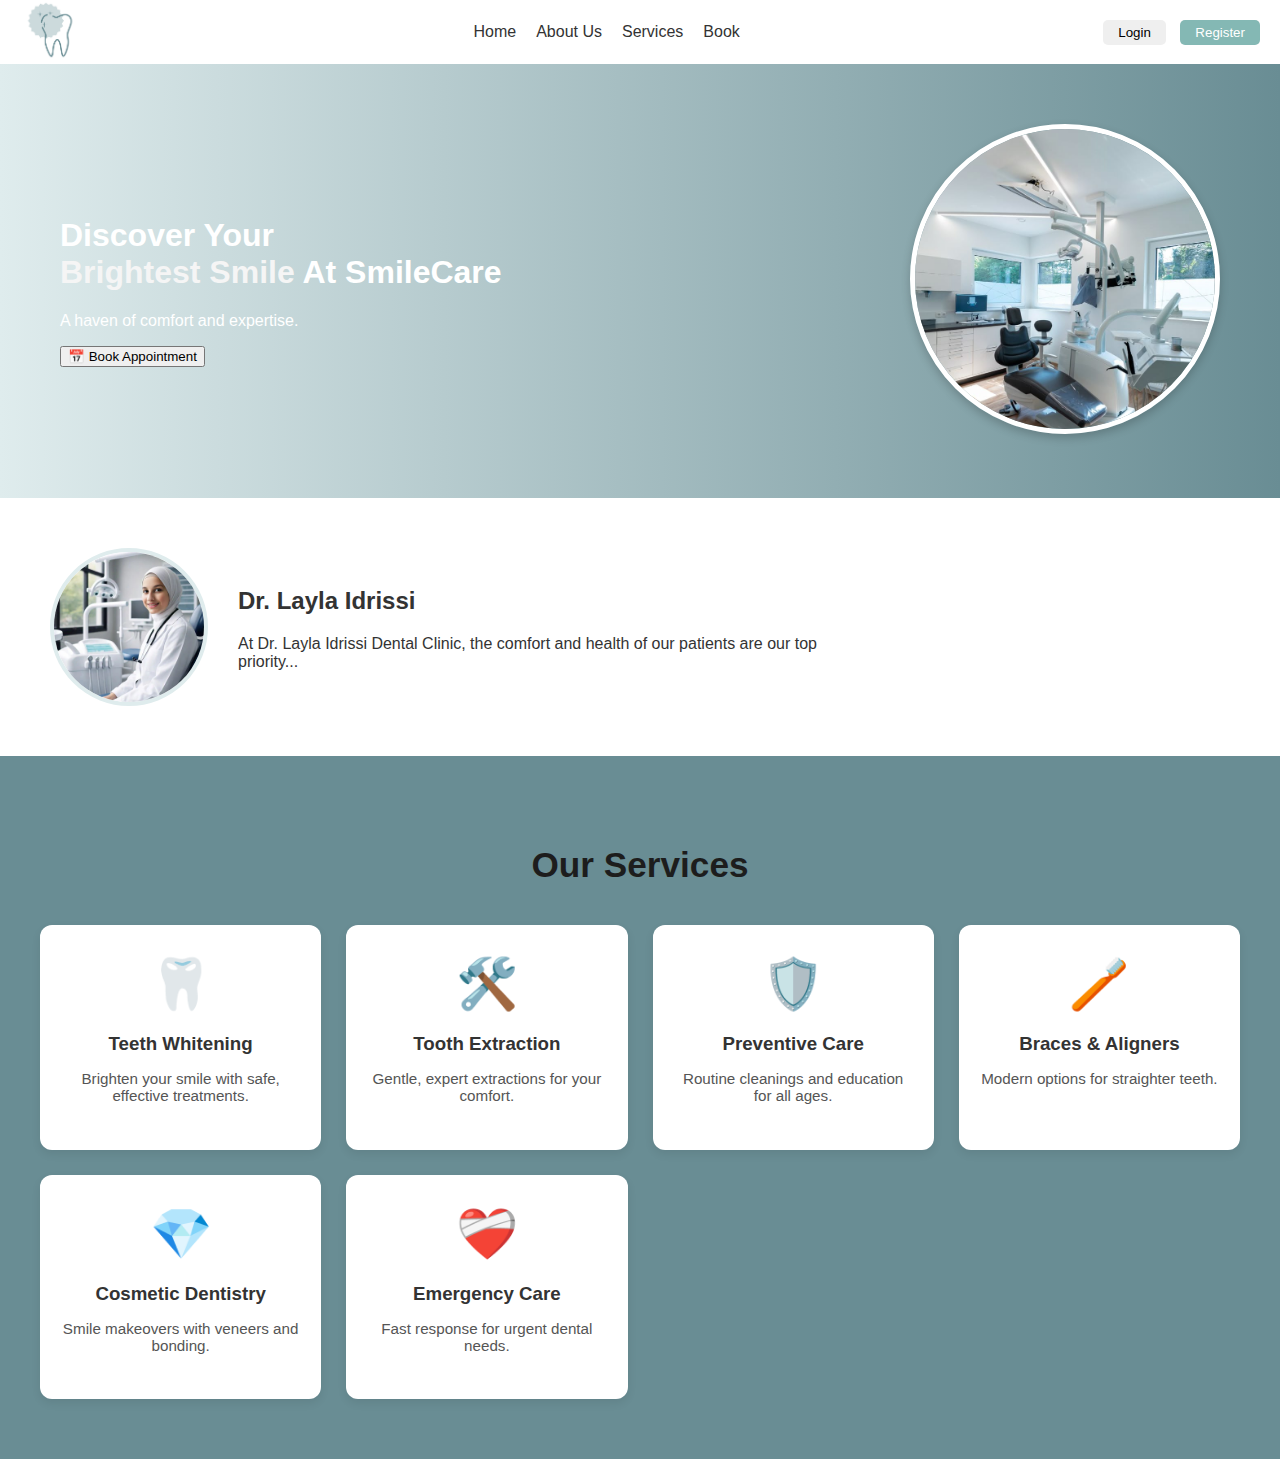
<file: index.html>
<!DOCTYPE html>
<html lang="en">
<head>
  <meta charset="UTF-8">
  <meta name="viewport" content="width=device-width, initial-scale=1.0">
  <title>SmileCare Dental Clinic</title>
  <link rel="stylesheet" href="style.css">
</head>
<body>

  <!-- Header/Navbar -->
  <header>
    <div class="logo"><img src="img/loge.dentest2.png" alt=""></div>
    <nav>
      <ul>
        <li><a href="#">Home</a></li>
        <li><a href="#">About Us</a></li>
        <li><a href="#">Services</a></li>
        <li><a href="#">Book</a></li>
      </ul>
    </nav>
    <div class="auth-buttons">
      <button class="login">Login</button>
      <button class="register">Register</button>
    </div>
  </header>

  <!-- Hero Section -->
  <section class="hero">
    <div class="hero-text">
      <h1>Discover Your <br><span>Brightest Smile</span> At SmileCare</h1>
      <p>A haven of comfort and expertise.</p>
      <button>📅 Book Appointment</button>
    </div>
    <div class="hero-image">
      <img src="img/cabine.jfif" alt="Clinic Image">
    </div>
  </section>

  <!-- About Us -->
  <section class="about">
    <img src="img/dacter.jfif" alt="Dr. Layla Idrissi">
    <div class="about-text">
      <h2>Dr. Layla Idrissi</h2>
      <p>At Dr. Layla Idrissi Dental Clinic, the comfort and health of our patients are our top priority...</p>
    </div>
  </section>

  <!-- Services -->
<section class="services-section">
  <div class="container">
    <h2 class="section-title">Our Services</h2>
    <div class="services-grid">
      <div class="service-card">
        <div class="icon">🦷</div>
        <h3>Teeth Whitening</h3>
        <p>Brighten your smile with safe, effective treatments.</p>
      </div>
      <div class="service-card">
        <div class="icon">🛠️</div>
        <h3>Tooth Extraction</h3>
        <p>Gentle, expert extractions for your comfort.</p>
      </div>
      <div class="service-card">
        <div class="icon">🛡️</div>
        <h3>Preventive Care</h3>
        <p>Routine cleanings and education for all ages.</p>
      </div>
      <div class="service-card">
        <div class="icon">🪥</div>
        <h3>Braces & Aligners</h3>
        <p>Modern options for straighter teeth.</p>
      </div>
      <div class="service-card">
        <div class="icon">💎</div>
        <h3>Cosmetic Dentistry</h3>
        <p>Smile makeovers with veneers and bonding.</p>
      </div>
      <div class="service-card">
        <div class="icon">❤️‍🩹</div>
        <h3>Emergency Care</h3>
        <p>Fast response for urgent dental needs.</p>
      </div>
    </div>
  </div>
</section>


</body>
</html>
</file>
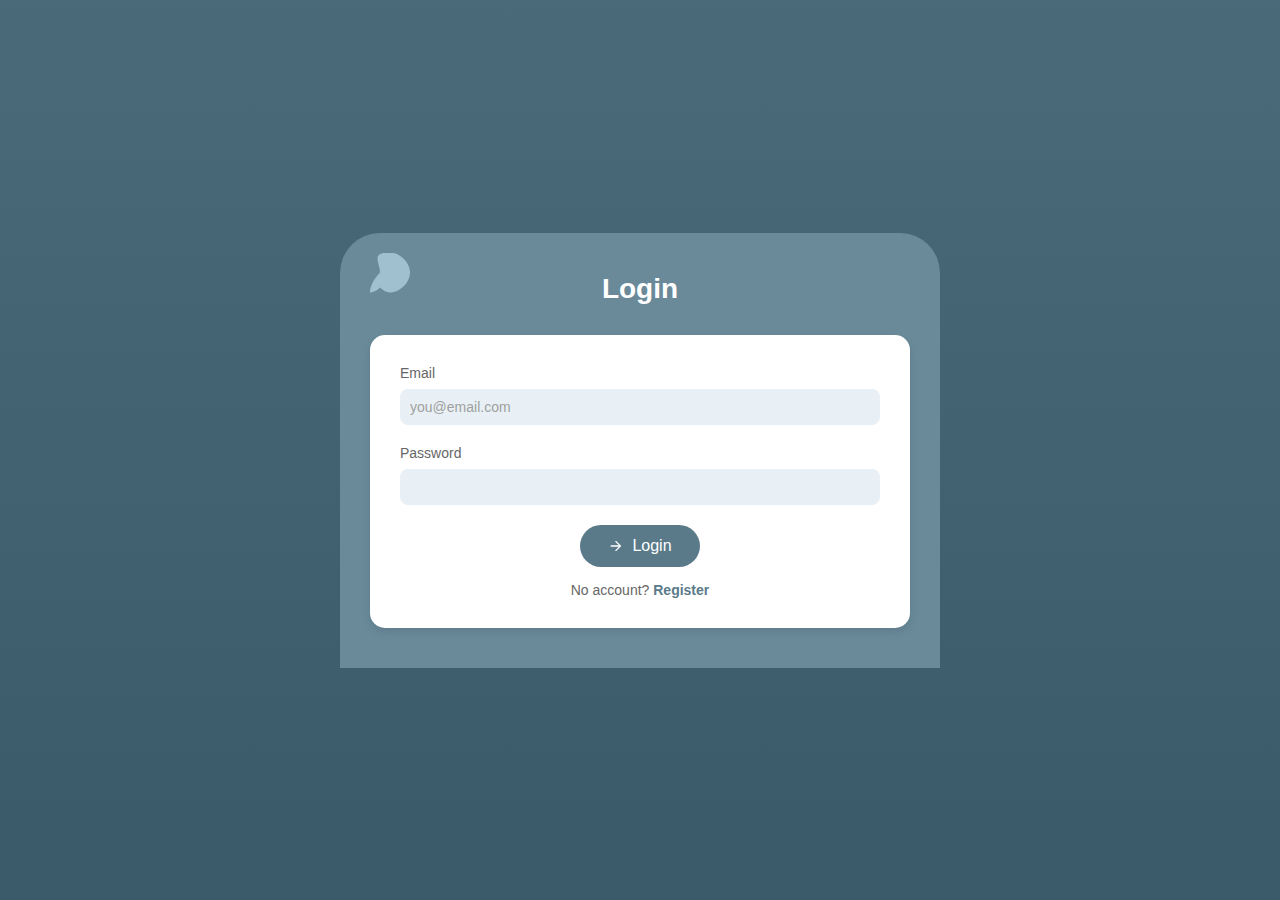
<file: login.html>
<!DOCTYPE html>
<html lang="en">
<head>
    <meta charset="UTF-8">
    <meta name="viewport" content="width=device-width, initial-scale=1.0">
    <title>Login Form</title>
    <style>
        * {
            margin: 0;
            padding: 0;
            box-sizing: border-box;
            font-family: 'Arial', sans-serif;
        }

        body {
            background: linear-gradient(180deg, #4A6A7A, #3A5A6A);
            min-height: 100vh;
            display: flex;
            justify-content: center;
            align-items: center;
            padding: 20px;
        }

        .container {
            background: #6A8A9A;
            border-top-left-radius: 40px;
            border-top-right-radius: 40px;
            width: 100%;
            max-width: 600px;
            padding: 40px 30px;
            position: relative;
        }

        .logo {
            position: absolute;
            top: 20px;
            left: 30px;
            width: 40px;
            height: 40px;
            background: #A0C0D0;
            clip-path: path('M20 0 C30 0, 40 10, 40 20 C40 30, 30 40, 20 40 C15 40, 10 35, 10 35 C5 40, 0 40, 0 40 C0 30, 10 20, 10 20 C10 10, 0 0, 20 0 Z');
        }

        .title {
            color: white;
            font-size: 28px;
            font-weight: bold;
            text-align: center;
            margin-bottom: 30px;
        }

        .form-card {
            background: white;
            border-radius: 15px;
            box-shadow: 0 4px 10px rgba(0, 0, 0, 0.1);
            padding: 30px;
        }

        .form-group {
            display: flex;
            flex-direction: column;
            margin-bottom: 20px;
        }

        label {
            color: #666;
            font-size: 14px;
            margin-bottom: 8px;
        }

        input {
            padding: 10px;
            border: none;
            border-radius: 8px;
            background: #E8F0F5;
            font-size: 14px;
            color: #333;
        }

        input::placeholder {
            color: #A0A0A0;
        }

        .submit-btn {
            display: flex;
            align-items: center;
            justify-content: center;
            width: 120px;
            padding: 12px;
            margin: 20px auto 0;
            background: #5A7A8A;
            color: white;
            border: none;
            border-radius: 25px;
            font-size: 16px;
            cursor: pointer;
        }

        .submit-btn::before {
            content: '';
            width: 16px;
            height: 16px;
            margin-right: 8px;
            background: url('data:image/svg+xml;utf8,<svg xmlns="http://www.w3.org/2000/svg" viewBox="0 0 24 24" fill="white"><path d="M12 4l-1.41 1.41L16.17 11H4v2h12.17l-5.58 5.59L12 20l8-8z"/></svg>') no-repeat center;
            background-size: contain;
        }

        .register-link {
            text-align: center;
            margin-top: 15px;
            font-size: 14px;
            color: #666;
        }

        .register-link a {
            color: #5A7A8A;
            text-decoration: none;
            font-weight: bold;
        }

        .register-link a:hover {
            text-decoration: underline;
        }

        @media (max-width: 480px) {
            .container {
                padding: 20px;
            }

            .logo {
                top: 10px;
                left: 20px;
                width: 30px;
                height: 30px;
            }

            .title {
                font-size: 24px;
            }
        }
    </style>
</head>
<body>
    <div class="container">
        <div class="logo"></div>
        <h1 class="title">Login</h1>
        <div class="form-card">
            <form>
                <div class="form-group">
                    <label for="email">Email</label>
                    <input type="email" id="email" placeholder="you@email.com">
                </div>
                <div class="form-group">
                    <label for="password">Password</label>
                    <input type="password" id="password">
                </div>
                <button type="submit" class="submit-btn">Login</button>
                <div class="register-link">
                    No account? <a href="#">Register</a>
                </div>
            </form>
        </div>
    </div>
</body>
</html>
</file>
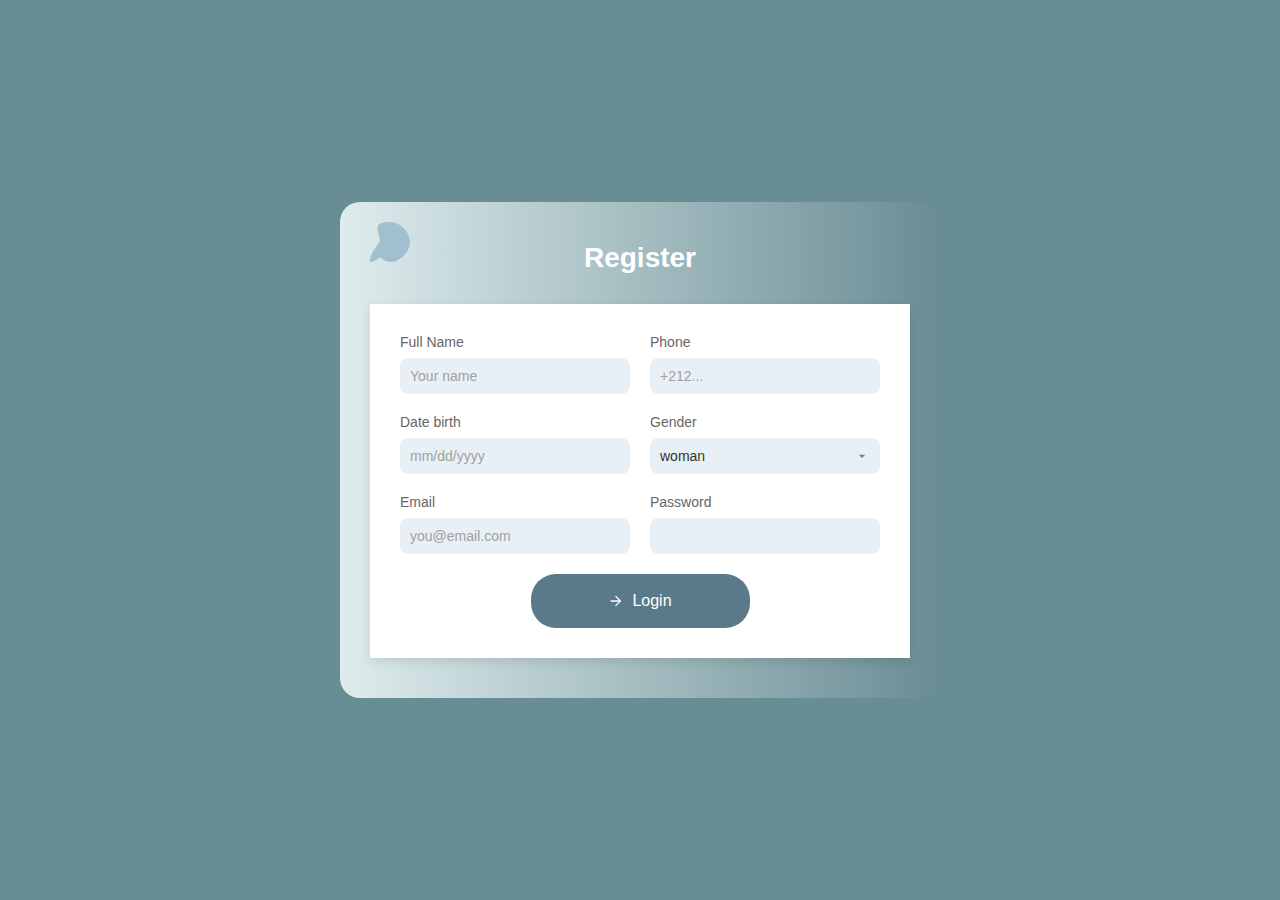
<file: Register.html>
<!DOCTYPE html>
<html lang="en">
<head>
    <meta charset="UTF-8">
    <meta name="viewport" content="width=device-width, initial-scale=1.0">
    <title>Registration Form</title>
    <style>
        * {
            margin: 0;
            padding: 0;
            box-sizing: border-box;
            font-family: 'Arial', sans-serif;
        }

        body {
            background:  #698D94;
            min-height: 100vh;
            display: flex;
            justify-content: center;
            align-items: center;
            padding: 20px;
        }

        .container {
            background: linear-gradient(to right, #DFECED, #698D94);            border-radius: 20px;
            width: 100%;
            max-width: 600px;
            padding: 40px 30px;
            position: relative;
        }

        .logo {
            position: absolute;
            top: 20px;
            left: 30px;
            width: 40px;
            height: 40px;
            background: #A0C0D0;
            clip-path: path('M20 0 C30 0, 40 10, 40 20 C40 30, 30 40, 20 40 C15 40, 10 35, 10 35 C5 40, 0 40, 0 40 C0 30, 10 20, 10 20 C10 10, 0 0, 20 0 Z');
        }

        .title {
            color: white;
            font-size: 28px;
            font-weight: bold;
            text-align: center;
            margin-bottom: 30px;
        }

        .form-card {
            background: white;
            box-shadow: 0 4px 10px rgba(0, 0, 0, 0.1);
            padding: 30px;
        }

        .form-grid {
            display: grid;
            grid-template-columns: 1fr 1fr;
            gap: 20px;
        }

        .form-group {
            display: flex;
            flex-direction: column;
        }

        label {
            color: #666;
            font-size: 14px;
            margin-bottom: 8px;
        }

        input, select {
            padding: 10px;
            border: none;
            border-radius: 8px;
            background: #E8F0F5;
            font-size: 14px;
            color: #333;
        }

        input::placeholder {
            color: #A0A0A0;
        }

        .date-input {
            position: relative;
        }

        .date-input::after {
            content: '';
            position: absolute;
            right: 10px;
            top: 50%;
            transform: translateY(-50%);
            width: 16px;
            height: 16px;
            background: url('data:image/svg+xml;utf8,<svg xmlns="http://www.w3.org/2000/svg" viewBox="0 0 24 24" fill="gray"><path d="M19 4h-1V2h-2v2H8V2H6v2H5c-1.1 0-2 .9-2 2v14c0 1.1.9 2 2 2h14c1.1 0 2-.9 2-2V6c0-1.1-.9-2-2-2zm0 16H5V10h14v10zM5 8V6h14v2H5z"/></svg>') no-repeat center;
            background-size: contain;
        }

        select {
            appearance: none;
            background: #E8F0F5 url('data:image/svg+xml;utf8,<svg xmlns="http://www.w3.org/2000/svg" viewBox="0 0 24 24" fill="gray"><path d="M7 10l5 5 5-5H7z"/></svg>') no-repeat right 10px center;
            background-size: 16px;
        }

        .submit-btn {
            display: flex;
            align-items: center;
            justify-content: center;
            width: 219px;
            padding: 18px;          
            margin: 20px auto 0;
            background: #5A7A8A;
            color: white;
            border: none;
            border-radius: 25px;
            font-size: 16px;
            cursor: pointer;
        }

        .submit-btn::before {
            content: '';
            width: 16px;
            height: 16px;
            margin-right: 8px;
            background: url('data:image/svg+xml;utf8,<svg xmlns="http://www.w3.org/2000/svg" viewBox="0 0 24 24" fill="white"><path d="M12 4l-1.41 1.41L16.17 11H4v2h12.17l-5.58 5.59L12 20l8-8z"/></svg>') no-repeat center;
            background-size: contain;
        }

        @media (max-width: 480px) {
            .form-grid {
                grid-template-columns: 1fr;
            }

            .container {
                padding: 20px;
            }

            .logo {
                top: 10px;
                left: 20px;
                width: 30px;
                height: 30px;
            }

            .title {
                font-size: 24px;
            }
        }
    </style>
</head>
<body>
    <div class="container">
        <div class="logo"></div>
        <h1 class="title">Register</h1>
        <div class="form-card">
            <form>
                <div class="form-grid">
                    <div class="form-group">
                        <label for="full-name">Full Name</label>
                        <input type="text" id="full-name" placeholder="Your name">
                    </div>
                    <div class="form-group">
                        <label for="phone">Phone</label>
                        <input type="text" id="phone" placeholder="+212...">
                    </div>
                    <div class="form-group">
                        <label for="date-birth">Date birth</label>
                        <input type="text" id="date-birth" placeholder="mm/dd/yyyy" class="date-input">
                    </div>
                    <div class="form-group">
                        <label for="gender">Gender</label>
                        <select id="gender">
                            <option value="woman">woman</option>
                            <option value="man">man</option>
                            <option value="other">other</option>
                        </select>
                    </div>
                    <div class="form-group">
                        <label for="email">Email</label>
                        <input type="email" id="email" placeholder="you@email.com">
                    </div>
                    <div class="form-group">
                        <label for="password">Password</label>
                        <input type="password" id="password">
                    </div>
                </div>
                <button type="submit" class="submit-btn">Login</button>
            </form>
        </div>
    </div>
</body>
</html>
</file>
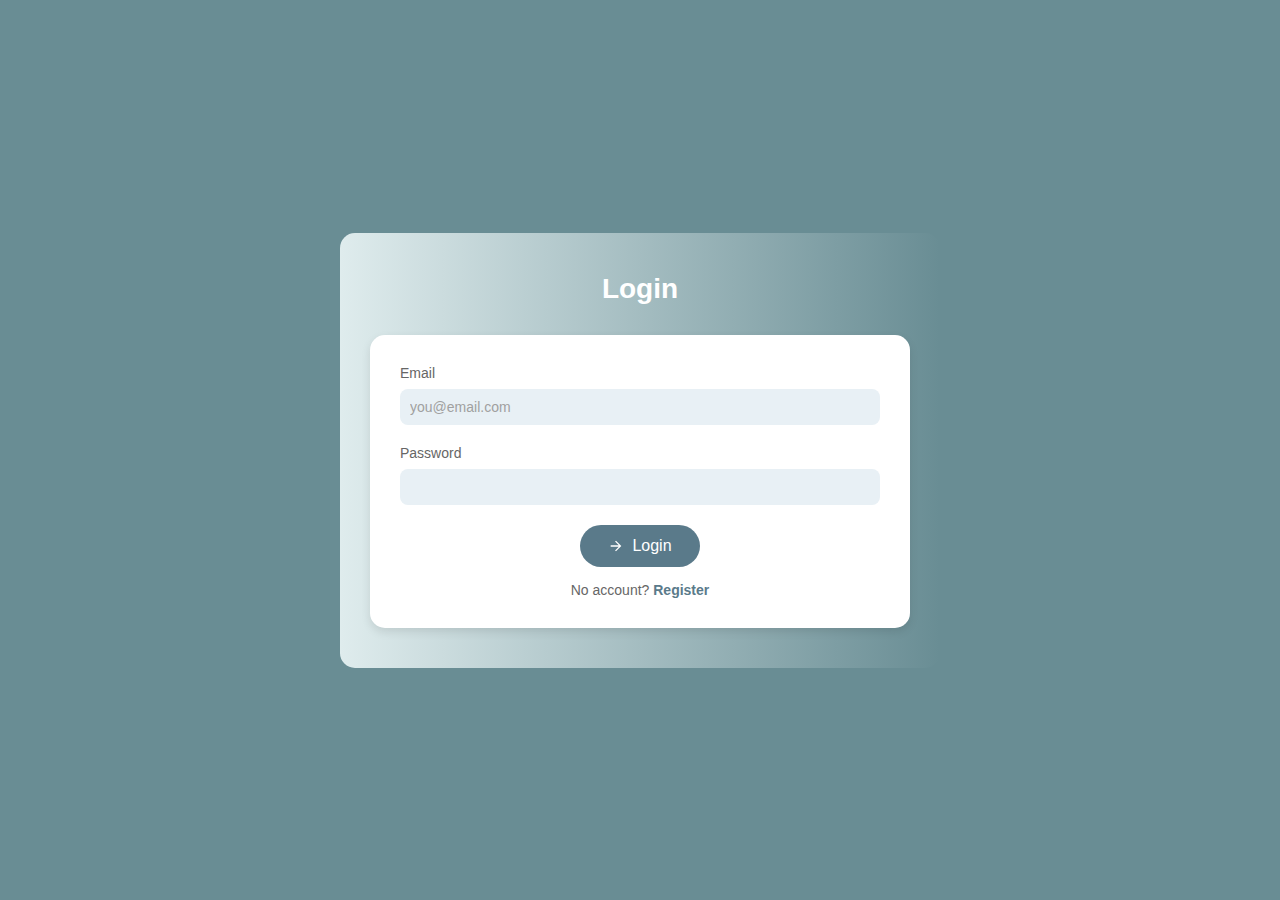
<file: pfe.dentist2/login.html>
<!DOCTYPE html>
<html lang="en">
<head>
    <meta charset="UTF-8">
    <meta name="viewport" content="width=device-width, initial-scale=1.0">
    <title>Login Form</title>
    <style>
        * {
            margin: 0;
            padding: 0;
            box-sizing: border-box;
            font-family: 'Arial', sans-serif;
        }

        body {
            background: #698D94;
            min-height: 100vh;
            display: flex;
            justify-content: center;
            align-items: center;
            padding: 20px;
        }

        .container {
            background: linear-gradient(to right, #DFECED, #698D94);            border-top-left-radius: 40px;
            border-radius: 15px;
            width: 400%;
            max-width: 600px;
            padding: 40px 30px;
            position: relative;
        }


        .title {
            color: white;
            font-size: 28px;
            font-weight: bold;
            text-align: center;
            margin-bottom: 30px;
        }

        .form-card {
            background: white;
            border-radius: 15px;
            box-shadow: 0 4px 10px rgba(0, 0, 0, 0.1);
            padding: 30px;
        }

        .form-group {
            display: flex;
            flex-direction: column;
            margin-bottom: 20px;
        }

        label {
            color: #666;
            font-size: 14px;
            margin-bottom: 8px;
        }

        input {
            padding: 10px;
            border: none;
            border-radius: 8px;
            background: #E8F0F5;
            font-size: 14px;
            color: #333;
        }

        input::placeholder {
            color: #A0A0A0;
        }

        .submit-btn {
            display: flex;
            align-items: center;
            justify-content: center;
            width: 120px;
            padding: 12px;
            margin: 20px auto 0;
            background: #5A7A8A;
            color: white;
            border: none;
            border-radius: 25px;
            font-size: 16px;
            cursor: pointer;
        }

        .submit-btn::before {
            content: '';
            width: 16px;
            height: 16px;
            margin-right: 8px;
            background: url('data:image/svg+xml;utf8,<svg xmlns="http://www.w3.org/2000/svg" viewBox="0 0 24 24" fill="white"><path d="M12 4l-1.41 1.41L16.17 11H4v2h12.17l-5.58 5.59L12 20l8-8z"/></svg>') no-repeat center;
            background-size: contain;
        }

        .register-link {
            text-align: center;
            margin-top: 15px;
            font-size: 14px;
            color: #666;
        }

        .register-link a {
            color: #5A7A8A;
            text-decoration: none;
            font-weight: bold;
        }

        .register-link a:hover {
            text-decoration: underline;
        }

        @media (max-width: 480px) {
            .container {
                padding: 20px;
            }

            .logo {
                top: 10px;
                left: 20px;
                width: 30px;
                height: 30px;
            }

            .title {
                font-size: 24px;
            }
        }
    </style>
</head>
<body>
    <div class="container">
        <h1 class="title">Login</h1>
        <div class="form-card">
            <form>
                <div class="form-group">
                    <label for="email">Email</label>
                    <input type="email" id="email" placeholder="you@email.com">
                </div>
                <div class="form-group">
                    <label for="password">Password</label>
                    <input type="password" id="password">
                </div>
                <button type="submit" class="submit-btn">Login</button>
                <div class="register-link">
                    No account? <a href="#">Register</a>
                </div>
            </form>
        </div>
    </div>
</body>
</html>
</file>
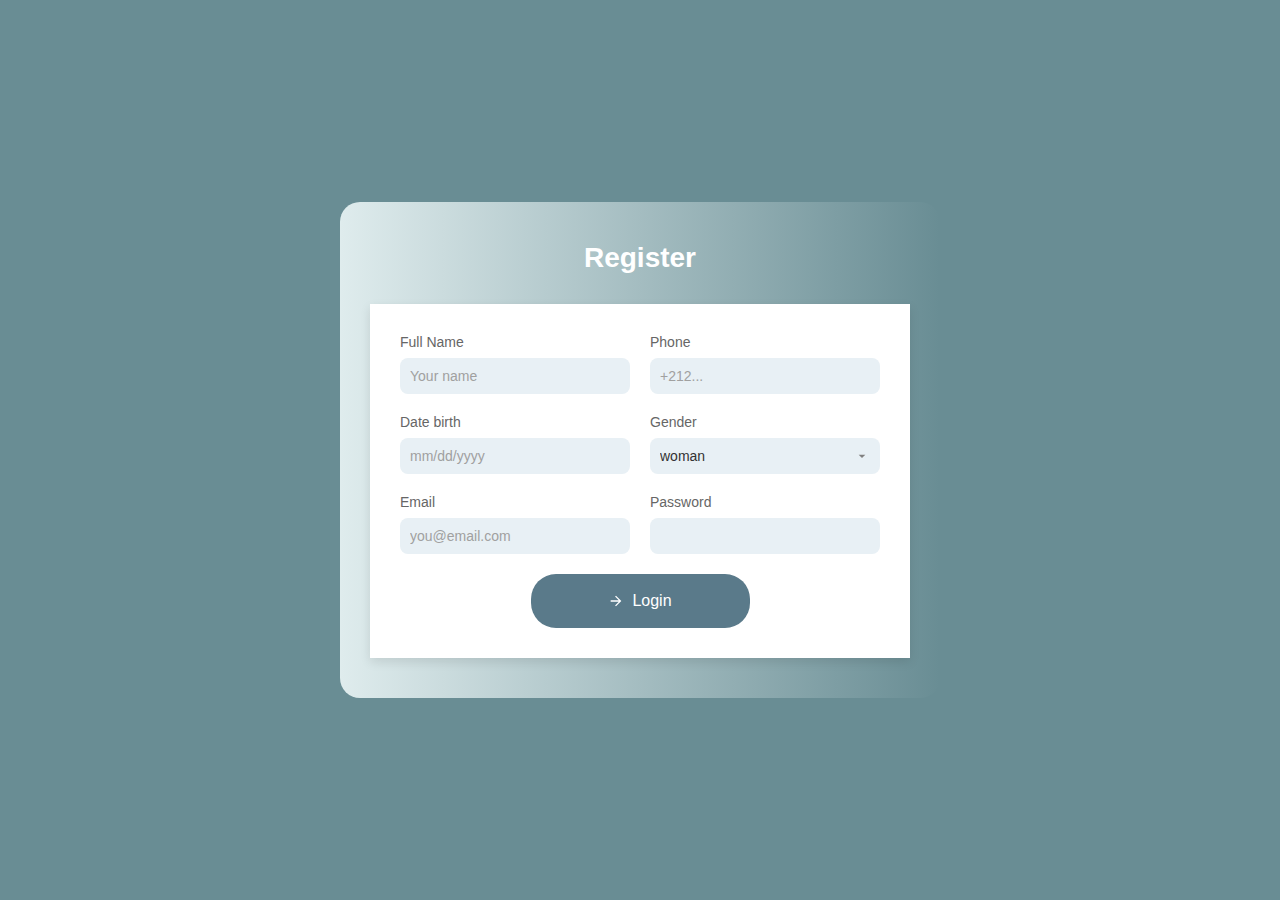
<file: pfe.dentist2/Register.html>
<!DOCTYPE html>
<html lang="en">
<head>
    <meta charset="UTF-8">
    <meta name="viewport" content="width=device-width, initial-scale=1.0">
    <title>Registration Form</title>
    <style>
        * {
            margin: 0;
            padding: 0;
            box-sizing: border-box;
            font-family: 'Arial', sans-serif;
        }

        body {
            background:  #698D94;
            min-height: 100vh;
            display: flex;
            justify-content: center;
            align-items: center;
            padding: 20px;
        }

        .container {
            background: linear-gradient(to right, #DFECED, #698D94);            border-radius: 20px;
            width: 100%;
            max-width: 600px;
            padding: 40px 30px;
            position: relative;
        }

        .title {
            color: white;
            font-size: 28px;
            font-weight: bold;
            text-align: center;
            margin-bottom: 30px;
        }

        .form-card {
            background: white;
            box-shadow: 0 4px 10px rgba(0, 0, 0, 0.1);
            padding: 30px;
        }

        .form-grid {
            display: grid;
            grid-template-columns: 1fr 1fr;
            gap: 20px;
        }

        .form-group {
            display: flex;
            flex-direction: column;
        }

        label {
            color: #666;
            font-size: 14px;
            margin-bottom: 8px;
        }

        input, select {
            padding: 10px;
            border: none;
            border-radius: 8px;
            background: #E8F0F5;
            font-size: 14px;
            color: #333;
        }

        input::placeholder {
            color: #A0A0A0;
        }

        .date-input {
            position: relative;
        }

        .date-input::after {
            content: '';
            position: absolute;
            right: 10px;
            top: 50%;
            transform: translateY(-50%);
            width: 16px;
            height: 16px;
            background: url('data:image/svg+xml;utf8,<svg xmlns="http://www.w3.org/2000/svg" viewBox="0 0 24 24" fill="gray"><path d="M19 4h-1V2h-2v2H8V2H6v2H5c-1.1 0-2 .9-2 2v14c0 1.1.9 2 2 2h14c1.1 0 2-.9 2-2V6c0-1.1-.9-2-2-2zm0 16H5V10h14v10zM5 8V6h14v2H5z"/></svg>') no-repeat center;
            background-size: contain;
        }

        select {
            appearance: none;
            background: #E8F0F5 url('data:image/svg+xml;utf8,<svg xmlns="http://www.w3.org/2000/svg" viewBox="0 0 24 24" fill="gray"><path d="M7 10l5 5 5-5H7z"/></svg>') no-repeat right 10px center;
            background-size: 16px;
        }

        .submit-btn {
            display: flex;
            align-items: center;
            justify-content: center;
            width: 219px;
            padding: 18px;          
            margin: 20px auto 0;
            background: #5A7A8A;
            color: white;
            border: none;
            border-radius: 25px;
            font-size: 16px;
            cursor: pointer;
        }

        .submit-btn::before {
            content: '';
            width: 16px;
            height: 16px;
            margin-right: 8px;
            background: url('data:image/svg+xml;utf8,<svg xmlns="http://www.w3.org/2000/svg" viewBox="0 0 24 24" fill="white"><path d="M12 4l-1.41 1.41L16.17 11H4v2h12.17l-5.58 5.59L12 20l8-8z"/></svg>') no-repeat center;
            background-size: contain;
        }

        @media (max-width: 480px) {
            .form-grid {
                grid-template-columns: 1fr;
            }

            .container {
                padding: 20px;
            }

            .logo {
                top: 10px;
                left: 20px;
                width: 30px;
                height: 30px;
            }

            .title {
                font-size: 24px;
            }
        }
    </style>
</head>
<body>
    <div class="container">
        <h1 class="title">Register</h1>
        <div class="form-card">
            <form>
                <div class="form-grid">
                    <div class="form-group">
                        <label for="full-name">Full Name</label>
                        <input type="text" id="full-name" placeholder="Your name">
                    </div>
                    <div class="form-group">
                        <label for="phone">Phone</label>
                        <input type="text" id="phone" placeholder="+212...">
                    </div>
                    <div class="form-group">
                        <label for="date-birth">Date birth</label>
                        <input type="text" id="date-birth" placeholder="mm/dd/yyyy" class="date-input">
                    </div>
                    <div class="form-group">
                        <label for="gender">Gender</label>
                        <select id="gender">
                            <option value="woman">woman</option>
                            <option value="man">man</option>
                            <option value="other">other</option>
                        </select>
                    </div>
                    <div class="form-group">
                        <label for="email">Email</label>
                        <input type="email" id="email" placeholder="you@email.com">
                    </div>
                    <div class="form-group">
                        <label for="password">Password</label>
                        <input type="password" id="password">
                    </div>
                </div>
                <button type="submit" class="submit-btn">Login</button>
            </form>
        </div>
    </div>
</body>
</html>
</file>
<file: style.css>
/* style.css */

body {
  font-family: 'Segoe UI', sans-serif;
  margin: 0;
  padding: 0;
  background-color: #F5F5F5;
  color: #333;
}

/* Header */
header {
  display: flex;
  justify-content: space-between;
  align-items: center;
  padding:0px 20px;
  background-color: white;
  box-shadow: 0 2px 5px rgba(0,0,0,0.1);
}

nav ul {
  list-style: none;
  display: flex;
  gap: 20px;
}

nav a {
  text-decoration: none;
  color: #333;
  font-weight: 500;
}

.auth-buttons button {
  margin-left: 10px;
  padding: 5px 15px;
  border: none;
  border-radius: 5px;
}

.logo img {
  height: 60px;
  width: auto;
}

.register {
  background-color: #84B8B4;
  color: white;
}

/* Hero */
.hero {
  display: flex;
  justify-content: space-between;
  align-items: center;
  padding: 50px;
  background: linear-gradient(to right, #DFECED, #698D94);
  color: white;
}

.hero-text h1 span {
  color: #F5F5F5;
}

.hero-image img {
  width: 300px;
  height: 300px;
  object-fit: cover;
  border-radius: 50%; /* كيخلي الصورة دائرية */
  border: 5px solid white;
  box-shadow: 0 4px 10px rgba(0,0,0,0.2);
}

/* About */
.about {
  padding: 50px;
  display: flex;
  align-items: center;
  gap: 30px;
  background-color: white;
}

.about img {
  width: 150px;
  border-radius: 50%;
  border: 4px solid #DFECED;
}

.about-text {
  max-width: 600px;
}

/* Services */
.services {
  padding: 50px;
  background-color: #698D94;
  color: white;
  text-align: center;
}

.services-grid {
  display: grid;
  grid-template-columns: repeat(auto-fit, minmax(200px, 1fr));
  gap: 20px;
  margin-top: 30px;
}

.service {
  background-color: white;
  color: #333;
  padding: 20px;
  border-radius: 10px;
}
.hero {
  display: flex;
  justify-content: space-between;
  align-items: center;
  padding: 60px;
  gap: 40px;
}

.services-section {
  background-color: #698D94;
  padding: 60px 20px;
}

.section-title {
  text-align: center;
  font-size: 2.2em;
  color: #1d1d1d;
  margin-bottom: 40px;
}

.container {
  max-width: 1200px;
  margin: 0 auto;
}

.services-grid {
  display: grid;
  grid-template-columns: repeat(auto-fit, minmax(280px, 1fr));
  gap: 25px;
}

.service-card {
  background-color: white;
  border-radius: 12px;
  padding: 30px 20px;
  box-shadow: 0 4px 10px rgba(0, 0, 0, 0.08);
  text-align: center;
  transition: transform 0.3s ease;
}

.service-card:hover {
  transform: translateY(-6px);
}

.service-card .icon {
  font-size: 50px;
  margin-bottom: 20px;
  color: #698D94;
}

.service-card h3 {
  margin-bottom: 10px;
  color: #333;
}

.service-card p {
  font-size: 0.95em;
  color: #555;
}
</file>
